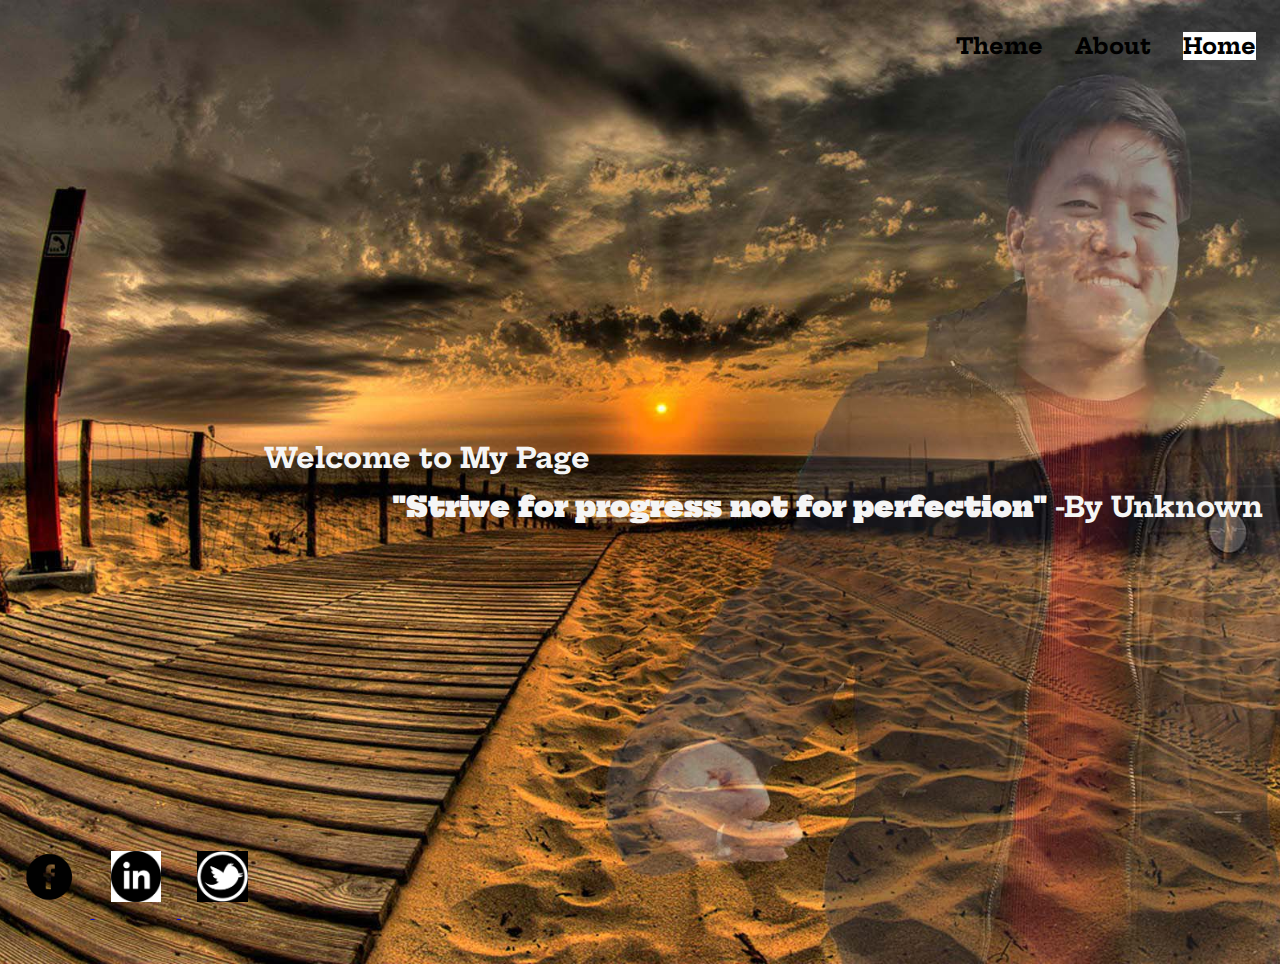
<file: index.html>
<!DOCTYPE html>
<html lang="en">

<head>
	<meta charset="utf-8">
	<meta name="viewport" content="width=device-width, initial-scale=1.0">
	<link rel="stylesheet" href="style.css">
	<link href="https://fonts.googleapis.com/css?family=Hepta+Slab&display=swap" rel="stylesheet">
	<title>Portfolio</title>
</head>

<body>
<!--	<img class="background" src="image/bg_00.jpg" alt="background pic">-->


	<main>
		<nav>
		<ul>
			<li><a id="home" href="index.html"><b>Home</b></a>
			</li>
			<li><a href="aboutme.html"><b>About</b></a></li>
			<li><a href="Theme.html"><b>Theme</b></a></li>
		</ul>
	</nav>

	<h1>Welcome to My Page</h1>
	<h2><b>"Strive for progress not for perfection"</b>
	-By Unknown</h2>

	<footer>
		<a href="https://www.facebook.com/?">
		<img src="image/facebook_circle_black-512.png" alt="fbk icon">
		</a>
		<a href="https://www.linkedin.com">
		<img src="image/linkedin_circle_black-512.png" alt="lkd icon">
		</a>
		<a href="https://twitter.com/tweeter?lang=en">
		<img src="image/tweet.png" alt="tweeter icon">
		</a>
	</footer>

		</main>
</body>

</html>
</file>
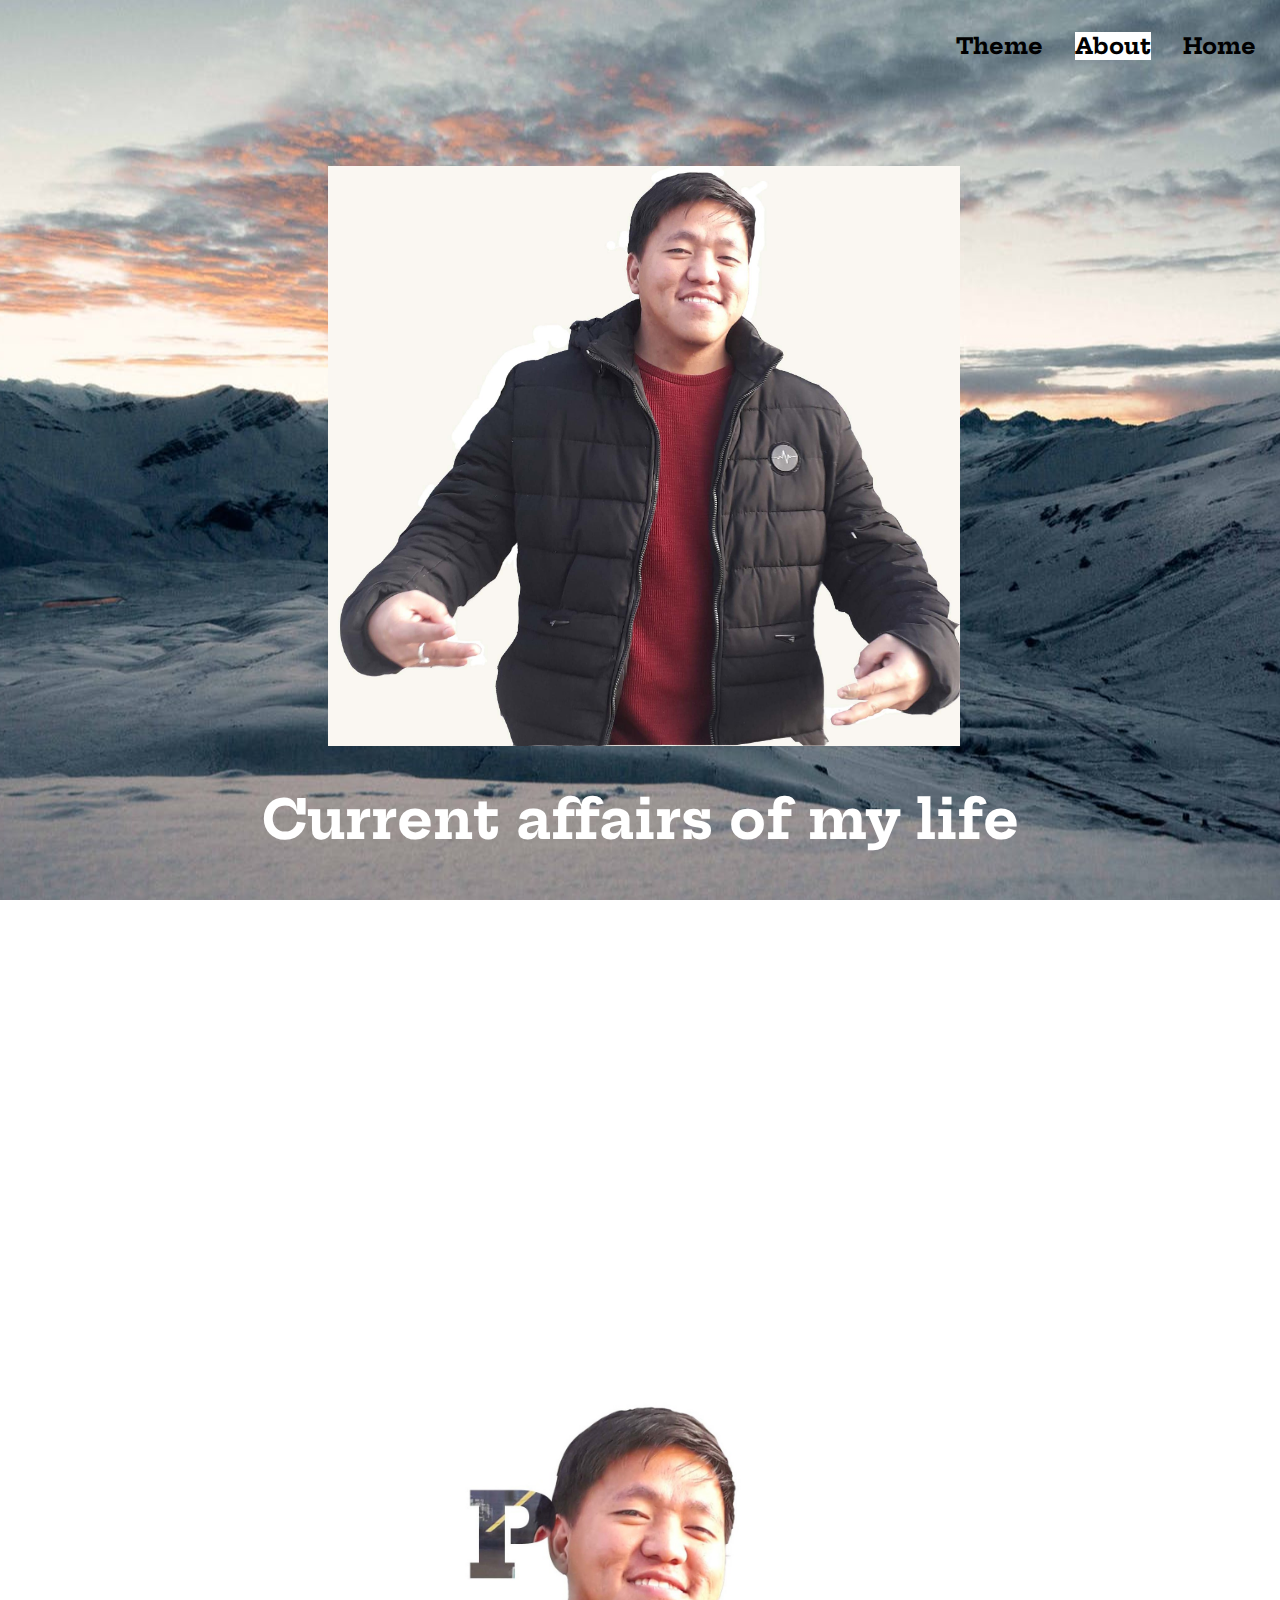
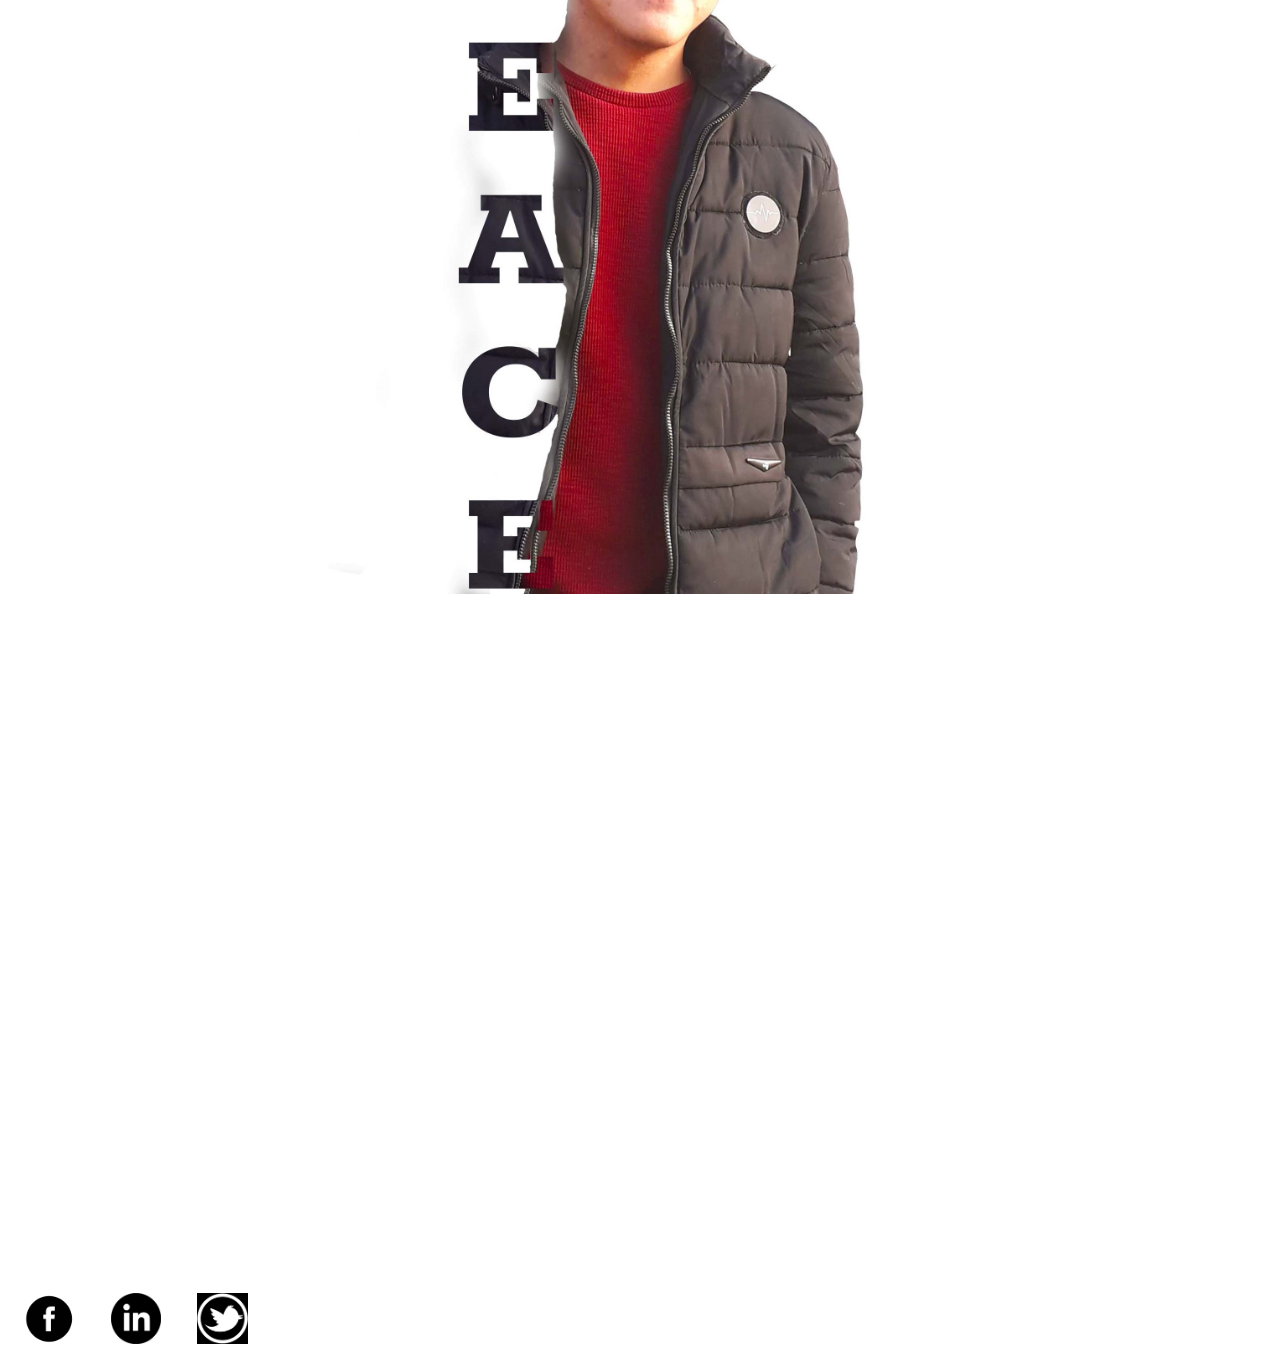
<file: aboutme.html>
<!DOCTYPE html>
<html lang="en">
<head>
	<meta charset="utf-8">
	<meta name="viewport" content="width=device-width, initial-scale=1.0">
	<link rel="stylesheet" href="style1.css">
	<link href="https://fonts.googleapis.com/css?family=Hepta+Slab&display=swap" rel="stylesheet">
		<title>Portfolio</title>

</head>

<body>
	<nav>
		<ul>
			<li><a href="index.html"><b>Home</b></a></li>
			<li><a id="aboutme" href="aboutme.html"><b>About</b></a></li>
			<li><a  href="Theme.html"><b>Theme</b></a></li>
		</ul>
	</nav>
	<main>
		<div id="img">
			<img class="profile" src="image/jugal02.jpg" alt="image">
		</div>
		<div id="description">
			<h1>Current affairs of my life</h1>

			<p>
				Hi there i am jugal limbu all the way from Nepal.Currently i moved to Denmak to pursue my further education. About my education i am currently studying MMD programme at KEA in 1st semester.
				I am hoping to learn the new thing and try to cope with the new things.
			</p>
				<img  class="peace" src="image/profile00.jpg" alt="img">
			<h1>Hobbies</h1>

			<p class="present">
				Right now i am trying to totally focusing on my study. But whenever i got time i love to watch movies, playing football and if i got a little bit of more time then i would love to travel mainly the old historic place which have carried the long history along with it. Most importantly i would like to be active and try to be useful in the society.
			</p>


		</div>


	</main>
	<footer>
	 <a href="https://www.facebook.com/?">
		<img src="image/facebook_circle_black-512.png" alt="fbk icon">
		</a>
		<a href="https://www.linkedin.com">
		<img src="image/linkedin_circle_black-512.png" alt="lkd icon">
		</a>
		<a href="https://twitter.com/tweeter?lang=en">
		<img src="image/tweet.png" alt="tweeter icon">
		</a>
	</footer>
</body>
</html>
</file>
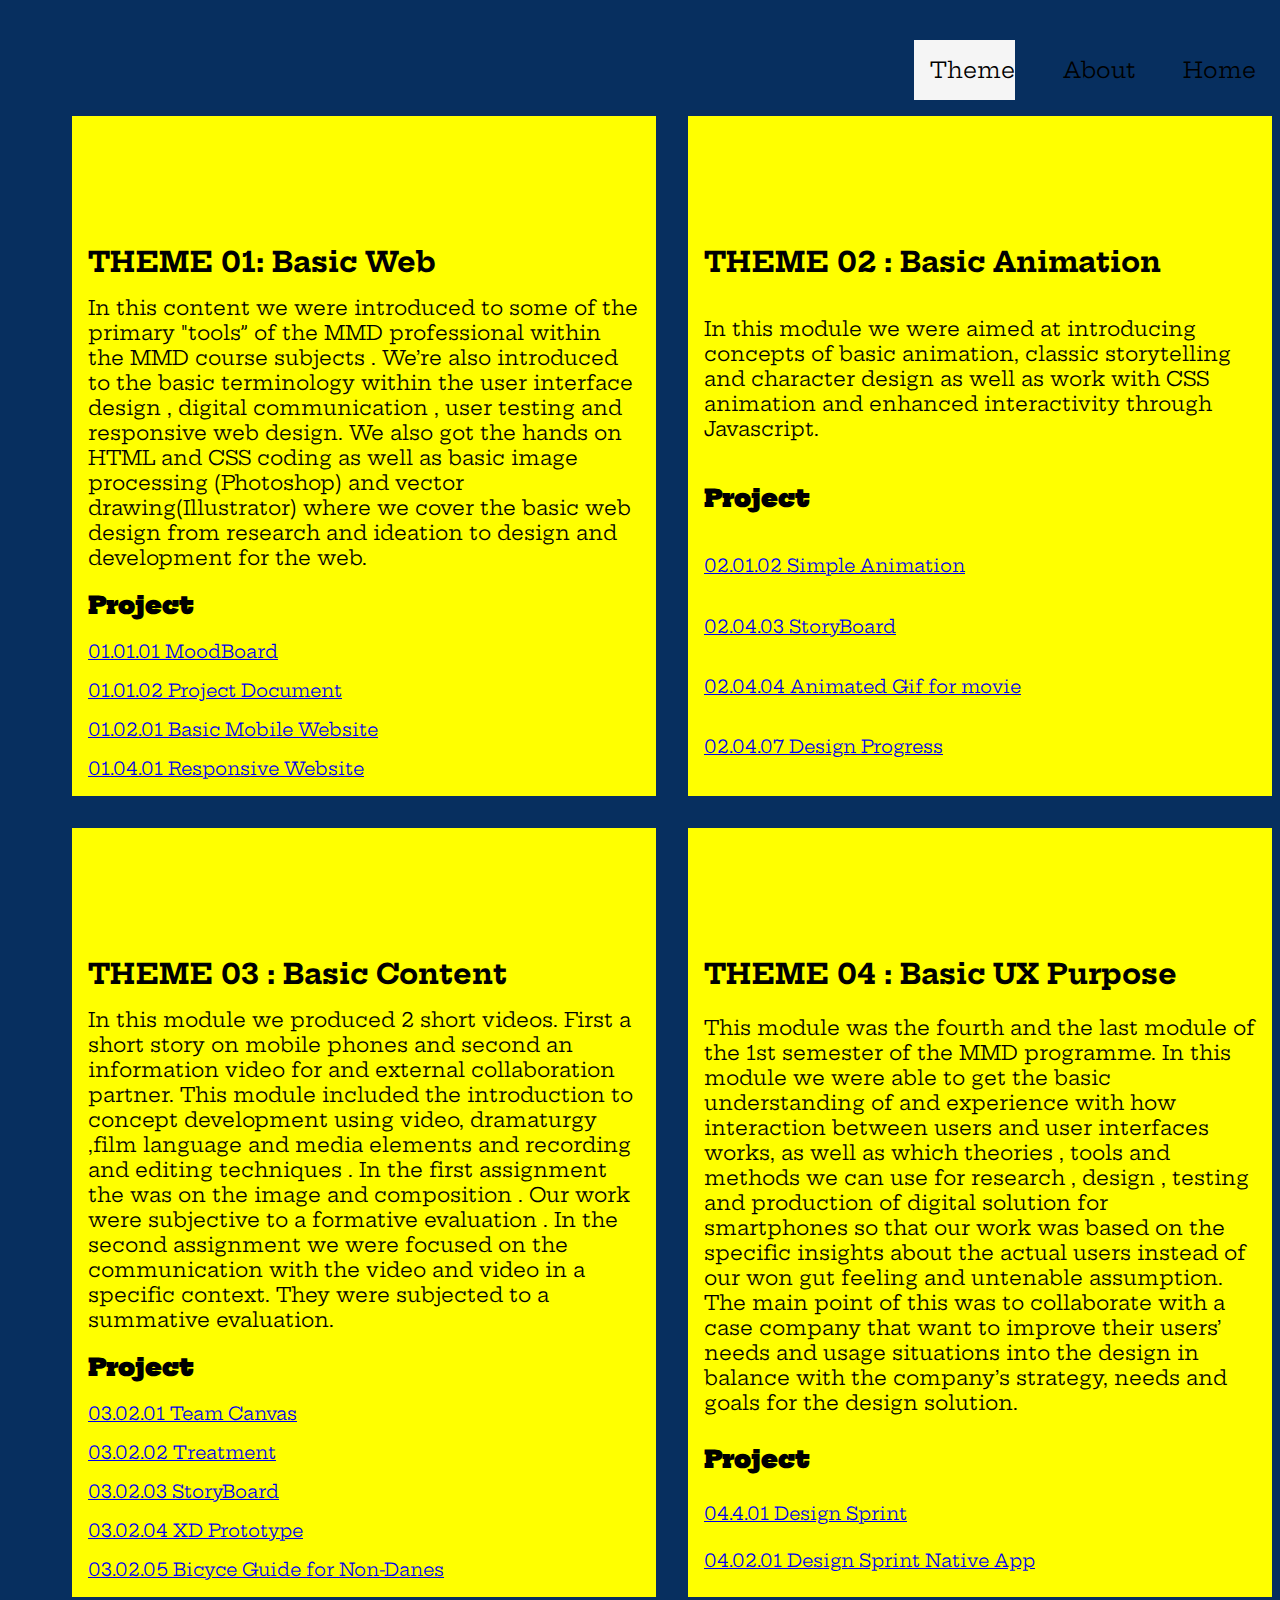
<file: Theme.html>
<!DOCTYPE html>
<html lang="en">

<head>
	<meta charset="utf-8">
	<meta name="viewport" content="width=device-width, initial-scale=1.0">
	<link rel="stylesheet" href="style2.css">
	<link href="https://fonts.googleapis.com/css?family=Hepta+Slab&display=swap" rel="stylesheet">
	<title>Portfolio</title>
</head>

<body>
			<nav>
				<ul>
					<li><a id="home" href="index.html">Home</a>
					</li>
					<li><a href="aboutme.html">About</a></li>
					<li><a id="content1" href="theme.html">Theme</a></li>
				</ul>
			</nav>

	<main id="wrap">

		<div class="container01">

			<h1>THEME 01: Basic Web</h1>

			<p>In this content we were introduced to some of the primary "tools” of the MMD professional within the MMD course subjects . We’re also introduced to the basic terminology within the user interface design , digital communication , user testing and responsive web design. We also got the hands on HTML and CSS coding as well as basic image processing (Photoshop) and vector drawing(Illustrator) where we cover the basic web design from research and ideation to design and development for the web.</p>

			<h2><b>Project</b></h2>
			<a href="http://nepanime.dk/assignment/moodboard.jpg">01.01.01 MoodBoard</a>

			<a href="http://nepanime.dk/assignment/dada-project-document-01.pdf">01.01.02 Project Document</a>

			<a href="http://nepanime.dk/assignment/mobile">01.02.01 Basic Mobile Website</a>

			<a href="http://nepanime.dk/assignment/ResponsiveWebpage">01.04.01 Responsive Website</a>


		</div>
		<div class="container2">

			<h1>THEME 02 : Basic Animation</h1>

			<p>In this module we were aimed at introducing concepts of basic animation, classic storytelling and character design as well as work with CSS animation and enhanced interactivity through Javascript.
			</p>

			<h2><b>Project</b></h2>
				<a href="http://nepanime.dk/BasicAnimation/Animation/">02.01.02 Simple Animation</a>

			<a href="http://nepanime.dk/assignment/Rstoryboard.pdf">02.04.03 StoryBoard</a>

			<a href="http://nepanime.dk/assignment/Redrum%20Group%20-%20Animated%20Gif.gif">02.04.04 Animated Gif for movie</a>

			<a href="http://nepanime.dk/assignment/Group%202%20-%20Interactive%20Movie%20Presentation.pdf">02.04.07 Design Progress</a>

		</div>


		<div class="container3">
			<h1>THEME 03 : Basic Content</h1>

			<p>In this module we produced 2 short videos. First a short story on mobile phones and second an information video for and external collaboration partner. This module included the introduction to concept development using video, dramaturgy ,film language and media elements and recording and editing techniques . In the first assignment the was on the image and composition . Our work were subjective to a formative evaluation . In the second assignment we were focused on the communication with the video and video in a specific context. They were subjected to a summative evaluation.
			</p>
			<h2><b>Project</b></h2>
			<a href="http://nepanime.dk/assignment/03_02_01_team_canvas.pdf">03.02.01 Team Canvas</a>

			<a href="http://nepanime.dk/assignment/03_02_02_treatment.pdf">03.02.02 Treatment</a>

			<a href="http://nepanime.dk/assignment/03_02_03_storyboard.pdf">03.02.03 StoryBoard</a>

			<a href="https://xd.adobe.com/view/471308fc-e259-40dd-5a83-3f356317f34e-3122/?fullscreen">03.02.04 XD Prototype</a>

			<a href="http://popispop.net/BicycleProject/home.html">03.02.05 Bicyce Guide for Non-Danes</a>
		</div>

		<div class="container4">

			<h1> THEME 04 : Basic UX Purpose </h1>

			<p>
				This module was the fourth and the last module of the 1st semester of the MMD programme. In this module we were able to get the basic understanding of and experience with how interaction between users and user interfaces works, as well as which theories , tools and methods we can use for research , design , testing and production of digital solution for smartphones so that our work was based on the specific insights about the actual users instead of our won gut feeling and untenable assumption. The main point of this was to collaborate with a case company that want to improve their users’ needs and usage situations into the design in balance with the company’s strategy, needs and goals for the design solution.
			</p>

			<h2><b>Project</b></h2>
			<a href="http://nepanime.dk/assignment/Sprint%20Aivars%2C%20Lasma%2C%20Jugal%20and%20Zoe.pdf">04.4.01 Design Sprint </a>
			<a href="http://nepanime.dk/assignment/04-02-01_native-app_todoo.pdf">04.02.01 Design Sprint Native App</a>
		</div>
	</main>
</body>

</html>
</file>
<file: style.css>
body {
	background-image: url(image/bg_00.jpg);
/*	background-color: #cccccc;*/
	height: 940px;
	background-position: center;
	background-repeat: no-repeat;
	background-size: cover;
	position: relative;

}

.background {
	background-attachment: fixed;
	background-position: center;
	max-width: 100%;
}

#home {
	background-color: white;
	color: black;
}

ul li a {
	font-family: 'Hepta Slab', serif;
	font-size: 22px;
	float: right;
	margin: 1rem;
	text-decoration: none;
	color: black;
	z-index: 1;

}

li {
	list-style: none;
}

footer a img{
	width: 4%;
	margin: 1rem;
	padding-top: 91vh;

}

h1 {
	font-family: 'Hepta Slab', serif;
	font-size: 28px;
	position: absolute;
	top: 45vh;
	left: 20vw;
	color: whitesmoke;
	animation: moveto30 2s forwards;
}

@keyframes moveto30 {
	from {
		transform: translate(0vw);
	}

	to {
		transform: translate(20vw);
	}
}


h2 {
	font-family: 'Hepta Slab', serif;
	font-size: 28px;
	position: absolute;
	top: 50vh;
	left: 30vw;
	color: whitesmoke;
	animation: fade 5s infinite;
	animation-delay: 4s;
}

@keyframes fade {
	from {
		opacity: 0;
	}

	to {
		opacity: .9;
	}
}
</file>
<file: style1.css>
* {
	box-sizing: border-box;
}
body{
	background-image: url(image/background.jpeg);
	background-attachment: fixed;
	background-position: center;
	background-origin: border-box;
}

ul li a {
	font-family: 'Hepta Slab', serif;
	font-size: 22px;
	float: right;
	margin: 1rem;
	list-style: none;
	color: black;
	cursor: pointer;
}

li {
	list-style-type: none;
}

a {
	text-decoration: none;
}
#aboutme{
	background-color: white;
	color: black;
}

img.profile{
	max-width: 50%;
	height: auto;
	margin-left: 25vw;
	margin-top: 10vh;
}

img.peace{
	max-width: 50%;
	height: auto;
	margin-left: 25vw;
	margin-top: 10vh;
}
h1 {
	font-family: 'Hepta Slab', serif;
	font-size: 54px;
	text-align: center;
	color: white;
}

p {
	font-family: 'Hepta Slab', serif;
	font-size: 48px;
	text-align: center;
	color: white;
}
footer a img{
	width: 4%;
	margin: 1rem;
}
</file>
<file: style2.css>
* {
	box-sizing: border-box;
}

body {
	background-color: #072F5F;
}

nav {
	overflow: auto;
}

@media only screen and (min-width: 380px) {
	#wrap > div {
		display: grid;
		grid-template-columns: 1fr;
		margin: 0 auto;
		grid-row-gap: 1rem;
	}
}

@media only screen and (min-width: 720px) {
	#wrap {
		display: grid;
		grid-template-columns: 1fr 1fr;
		grid-gap: 2rem;
	}
}

ul li a {
	font-family: 'Hepta Slab', serif;
	font-size: 22px;
	text-decoration: none;
	float: right;
	margin: 1rem;
	color: black;
	cursor: pointer;
	justify-content: center;
}

li {
	list-style: none;
	list-style-type: none;
}


#wrap {
	position: relative;
	margin-left: 4rem;
}

#content1 {
	background-color: whitesmoke;
	color: black;
	align-content: center;
}

a {
	font-family: 'Hepta Slab', serif;
	font-size: 18px;
	padding-top: 1rem;
	padding-left: 1rem;
	padding-bottom: 1rem;
	margin-top: -2rem;
}

h1 {
	font-family: 'Hepta Slab', serif;
	font-size: 28px;
	text-transform: capitalize;
	margin: 7rem 0 0 0;
	padding: 1rem;
}

p {
	font-family: 'Hepta Slab', serif;
	font-size: 20px;
	padding: 1rem;
	margin-top: -2rem;
}

h2 {
	font-family: 'Hepta Slab', serif;
	font-size: 24px;
	padding-left: 1rem;
	text-transform: capitalize;
	margin-top: -2rem;
}

div.container01 {
	background-color: yellow;
}

div.container2 {
	background-color: yellow;
}

div.container3 {
	background-color: yellow;
}

div.container4 {
	background-color: yellow;
}
</file>
